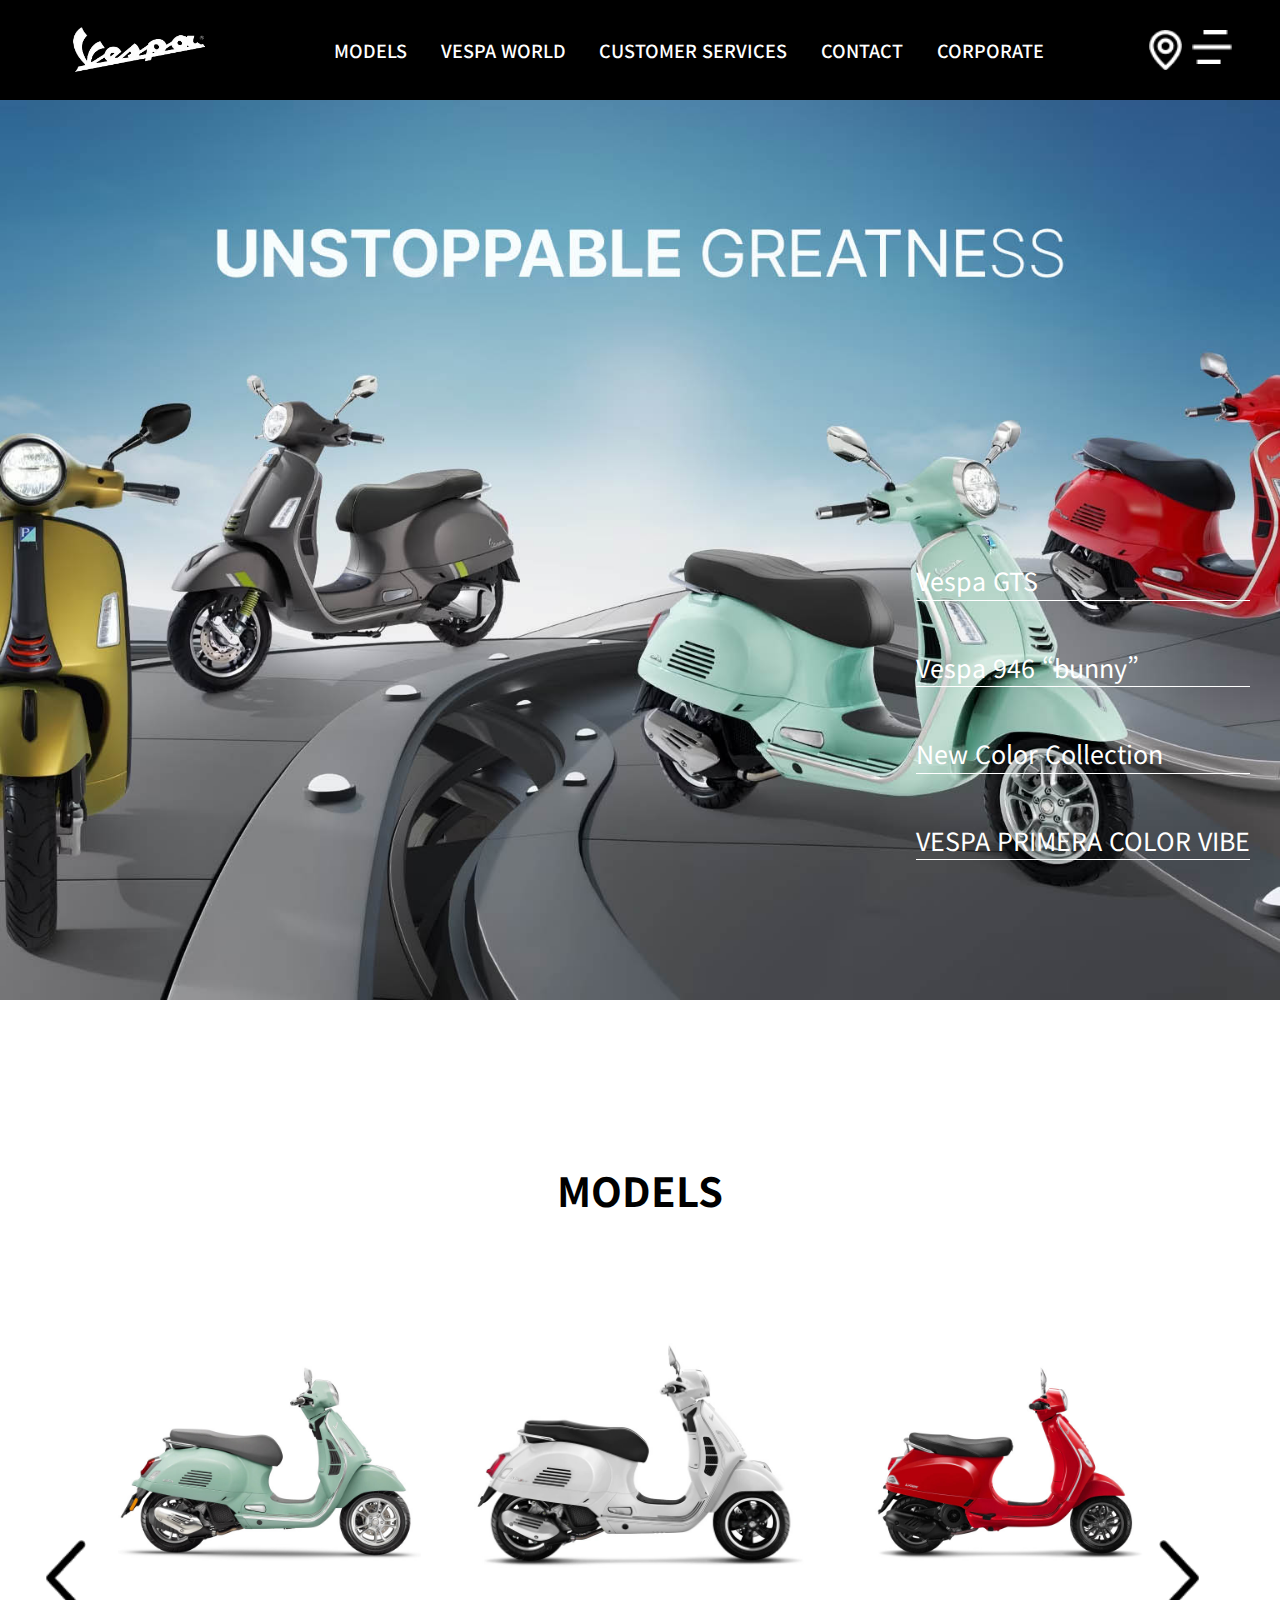
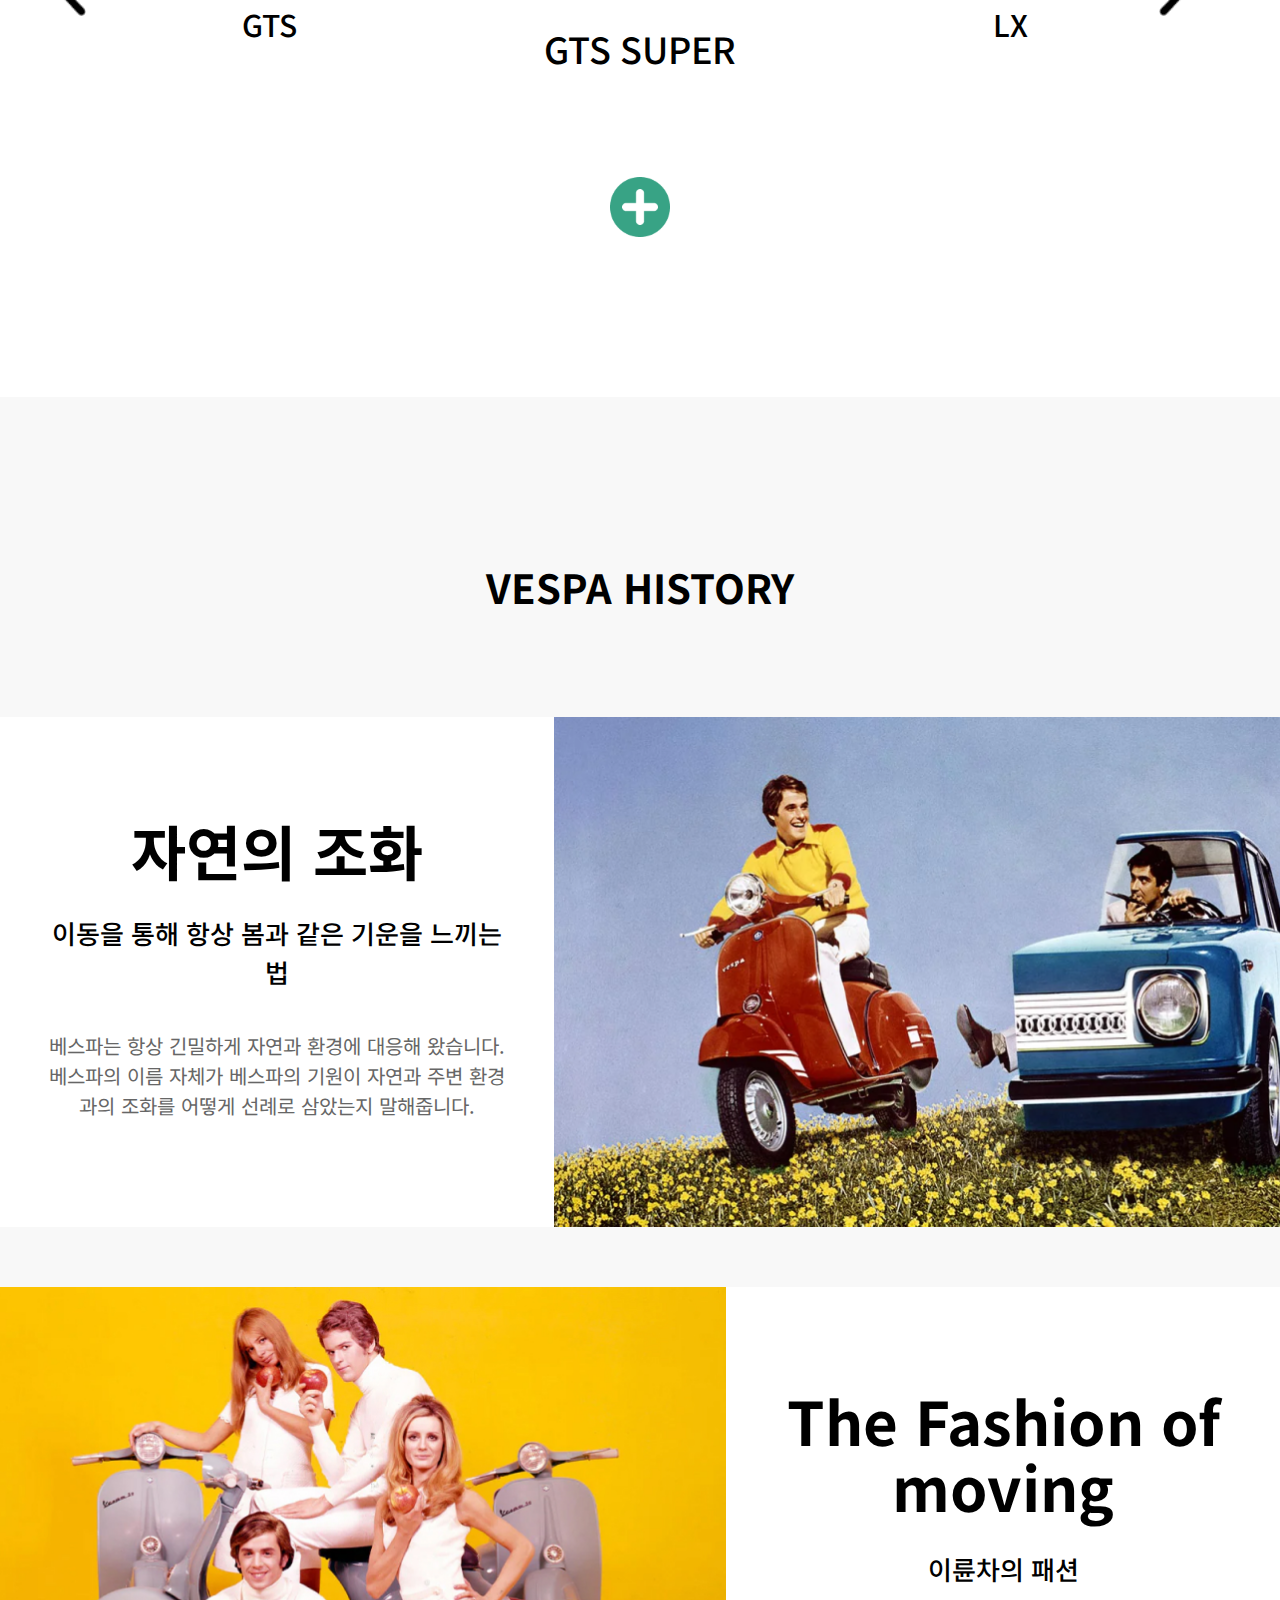
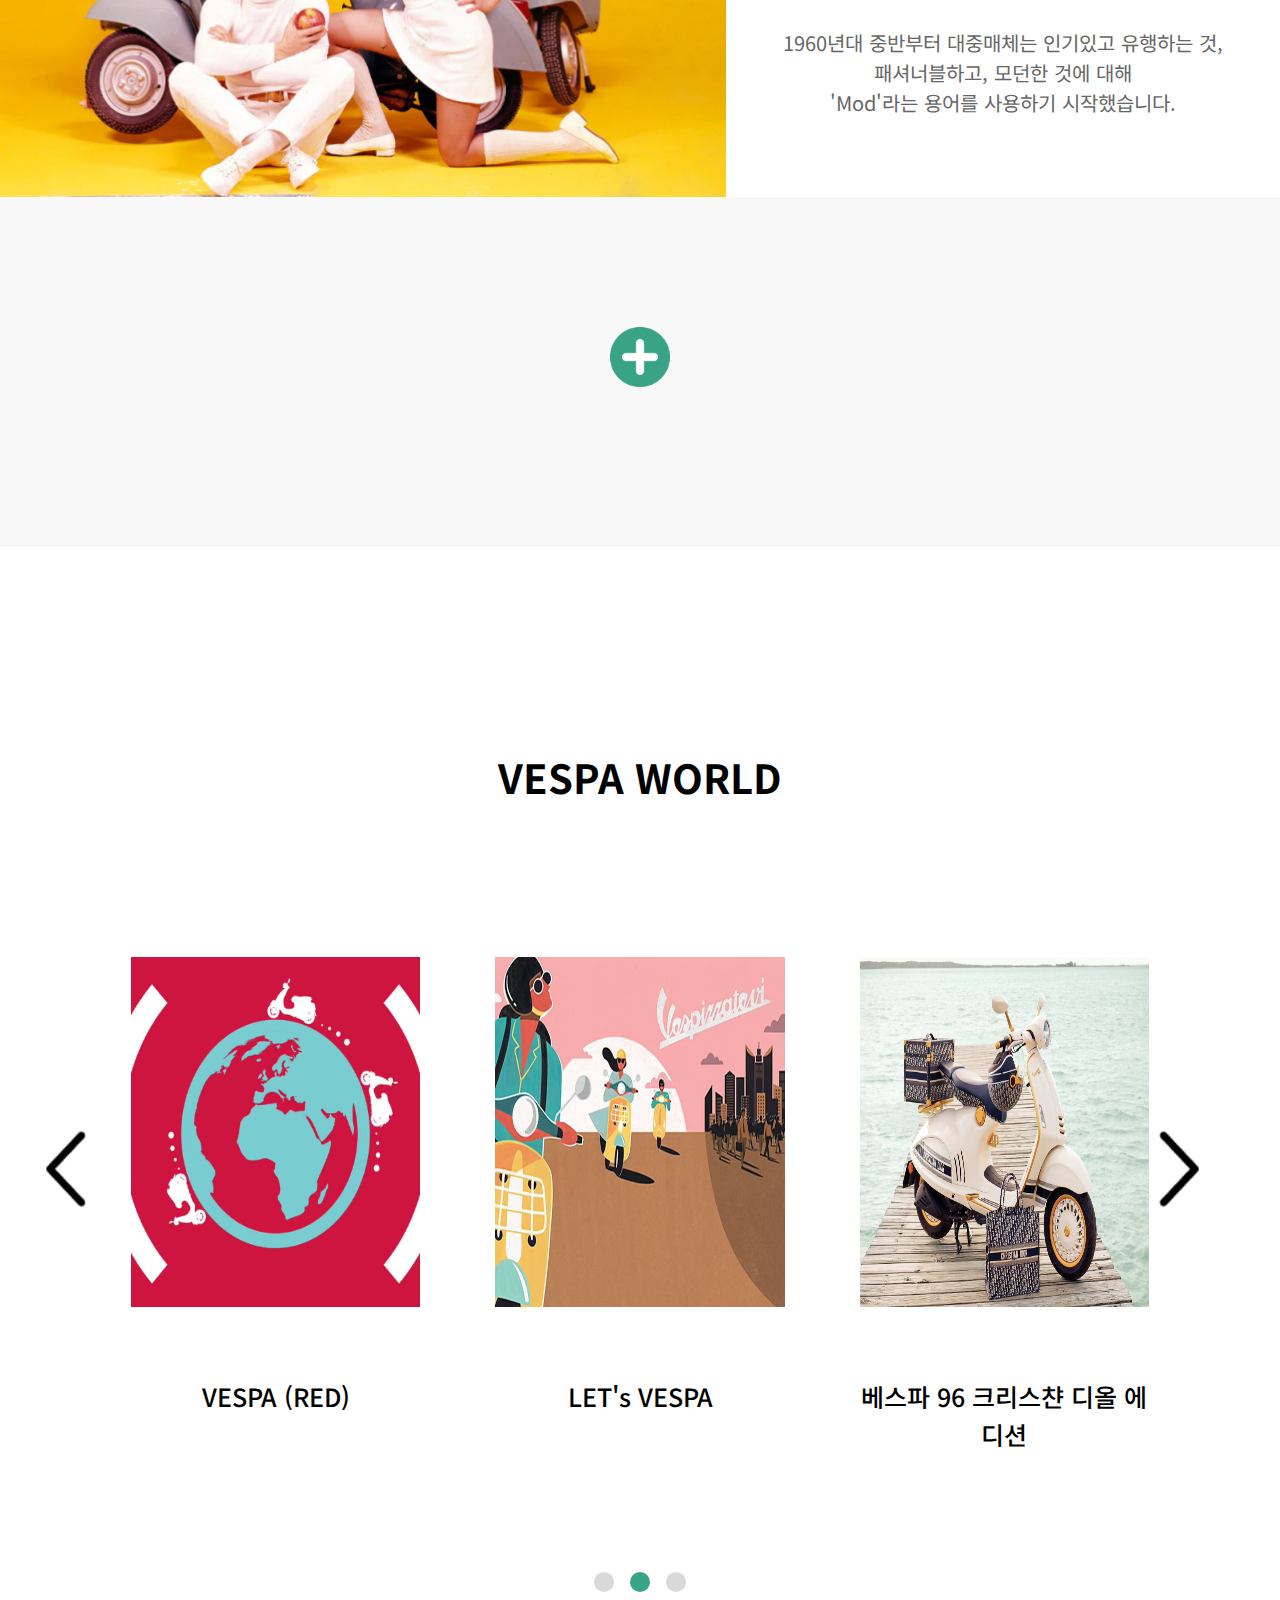
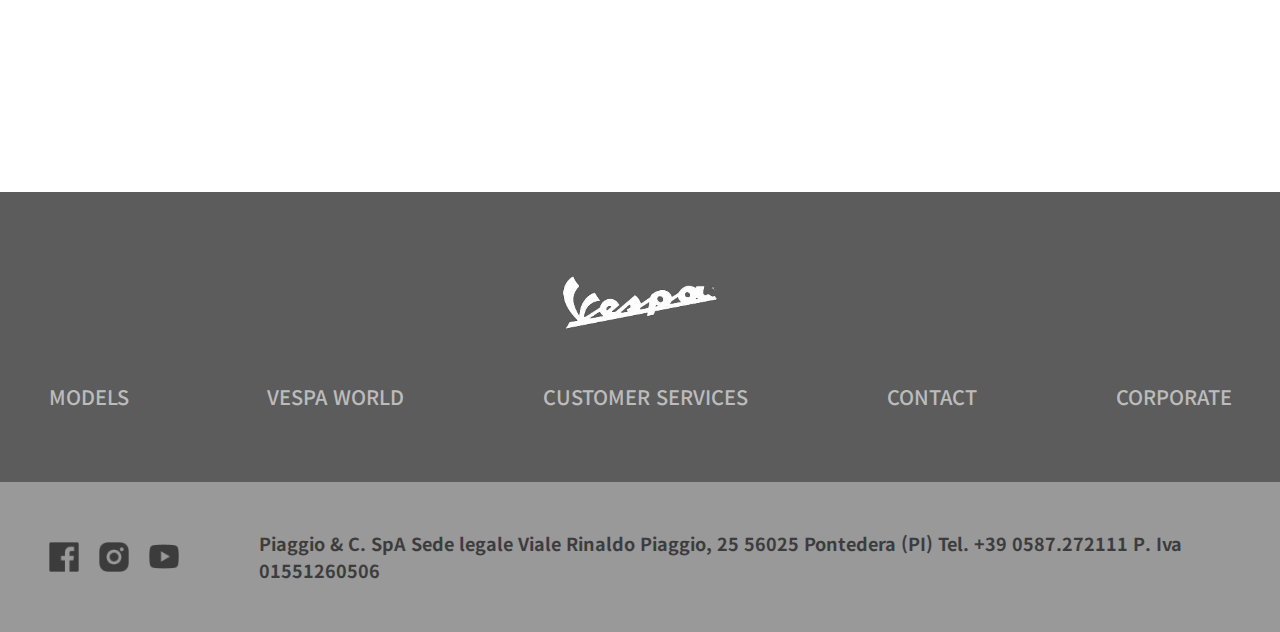
<file: index.html>
<!DOCTYPE html>
<html lang="ko">
  <head>
    <meta charset="UTF-8" />
    <meta name="viewport" content="width=device-width, initial-scale=1.0" />
    <title>Vespa</title>
    <link rel="shortcut icon" href="./img/VespaWhite.jpg" type="image/x-icon" />
    <link rel="stylesheet" href="./css/reset.css" />
    <link rel="stylesheet" href="./css/common.css" />
    <link rel="stylesheet" href="./css/main.css" />
    <script src="./js/jquery-3.7.1.min.js"></script>
    <script src="./js/script.js"></script>
  </head>
  <body>
    <a href="#container" class="skip hidden">본문 바로가기</a>
    <hr />
    <header id="header">
      <div class="inner">
        <nav>
          <h1 class="logo">
            <a href="./index.html"><i class="hidden">logo</i></a>
          </h1>
          <ul class="gnb">
            <li><a href="./sub.html">MODELS</a></li>
            <li><a href="#">VESPA WORLD</a></li>
            <li><a href="#">CUSTOMER SERVICES</a></li>
            <li><a href="#">CONTACT</a></li>
            <li><a href="#">CORPORATE</a></li>
          </ul>
          <div class="util">
            <a href="#" class="btn-dealer"><i class="hidden">dealer</i></a>
            <a href="#" class="btn-menu"><i class="hidden">menu</i></a>
          </div>
        </nav>
      </div>
    </header>

    <main id="container">
      <!-- s: visual -->
      <section class="visual">
        <div class="main-visual">
          <div class="visual-img">
            <figure>
              <picture>
                <source media="(max-width:750px)" srcset="./img/mobile-visual.jpg" />
                <source media="(max-width:1024px)" srcset="./img/tablet-visual.jpg" />
                <img src="./img/main-visual.jpg" alt="#" />
              </picture>
            </figure>
          </div>
          <div class="visual-title">
            <a href="#">Vespa GTS</a>
            <a href="#">Vespa 946 “bunny”</a>
            <a href="#">New Color Collection</a>
            <a href="#">VESPA PRIMERA COLOR VIBE</a>
          </div>
          <div class="control-1">
            <a class="on" href="#"></a>
            <a href="#"></a>
            <a href="#"></a>
            <a href="#"></a>
          </div>
        </div>
      </section>
      <!-- e: visual -->
      <hr />
      <!-- s: models -->
      <section class="models">
        <h2>MODELS</h2>
        <div class="model-list">
          <div class="item">
            <a href="#">
              <figure><img src="./img/GTS.jpg" alt="#" /></figure>
              <p>GTS</p>
            </a>
          </div>
          <div class="item">
            <a href="#">
              <figure><img src="./img/GTS SUPER.jpg" alt="#" /></figure>
              <p>GTS SUPER</p>
            </a>
          </div>
          <div class="item">
            <a href="#">
              <figure><img src="./img/LX.jpg" alt="#" /></figure>
              <p>LX</p>
            </a>
          </div>
        </div>
        <button class="btn btn-prev"><i class="hidden">이전</i></button>
        <button class="btn btn-next"><i class="hidden">다음 </i></button>
        <div class="inner">
          <a href="./sub.html" class="more-btn"><i class="hidden">더 보기</i></a>
        </div>
      </section>
      <!-- e: models -->

      <hr />
      <!-- s: history -->
      <section class="history">
        <div class="inner">
          <h3>VESPA HISTORY</h3>
          <div class="history-card">
            <ul>
              <li class="history1">
                <div>
                  <strong>자연의 조화</strong>
                  <p>이동을 통해 항상 봄과 같은 기운을 느끼는 법</p>
                  <p class="history-text">
                    베스파는 항상 긴밀하게 자연과 환경에 대응해 왔습니다. 베스파의 이름 자체가 베스파의 기원이 자연과
                    주변 환경과의 조화를 어떻게 선례로 삼았는지 말해줍니다.
                  </p>
                </div>
                <figure><img src="./img/Cover_anni70_1920x640.jpg" alt="#" /></figure>
              </li>
              <li class="history2">
                <figure><img src="./img/Cover_anni60_1920x640_2.jpg" alt="#" /></figure>
                <div>
                  <strong>The Fashion of moving</strong>
                  <p>이륜차의 패션</p>
                  <p class="history-text">
                    1960년대 중반부터 대중매체는 인기있고 유행하는 것,<br />
                    패셔너블하고, 모던한 것에 대해<br />
                    'Mod'라는 용어를 사용하기 시작했습니다.
                  </p>
                </div>
              </li>
            </ul>
          </div>
          <a href="#" class="more-btn"><i class="hidden">더 보기</i></a>
        </div>
      </section>
      <!-- e: history -->
      <hr />
      <!-- s: world -->
      <section class="vespa-world">
        <h4>VESPA WORLD</h4>
        <div class="world-card">
          <div class="card1">
            <a href="#">
              <figure><img src="./img/hero_red_1920x800.jpg" alt="#" /></figure>
              <p>VESPA (RED)</p>
            </a>
          </div>
          <div class="card2">
            <a href="#">
              <figure><img src="./img/vespizzatevi_900x675.jpg" alt="#" /></figure>
              <p>LET's VESPA</p>
            </a>
          </div>
          <div class="card3">
            <a href="#">
              <figure><img src="./img/dior_1700x1100-min.jpg" alt="#" /></figure>
              <p>베스파 96 크리스챤 디올 에디션</p>
            </a>
          </div>
          <button class="btn btn-prev"><i class="hidden">이전</i></button>
          <button class="btn btn-next"><i class="hidden">다음 </i></button>
        </div>
        <!-- 인디케이터 -->
        <div class="control-2">
          <a href="#"></a>
          <a class="on" href="#"></a>
          <a href="#"></a>
        </div>
      </section>
      <!-- e: world -->
      <hr />
    </main>
    <footer id="footer">
      <div class="foot-top">
        <div class="inner">
          <a href="#" class="logo"><i class="hidden">Vespa</i></a>
          <div class="foot-menu">
            <ul>
              <li><a href="#">MODELS</a></li>
              <li><a href="#">VESPA WORLD</a></li>
              <li><a href="#">CUSTOMER SERVICES</a></li>
              <li><a href="#">CONTACT</a></li>
              <li><a href="#">CORPORATE</a></li>
            </ul>
          </div>
        </div>
      </div>
      <div class="foot-bot">
        <div class="inner">
          <ul class="sns-list">
            <li>
              <a href="#" class="facebook"><i class="hidden">facebook</i></a>
            </li>
            <li>
              <a href="#" class="insta"><i class="hidden">instagram</i></a>
            </li>
            <li>
              <a href="#" class="youtube"><i class="hidden">youtube</i></a>
            </li>
          </ul>
          <p class="info">
            Piaggio & C. SpA Sede legale Viale Rinaldo Piaggio, 25 56025 Pontedera (PI) Tel. +39 0587.272111 P. Iva
            01551260506
          </p>
        </div>
      </div>
    </footer>
  </body>
</html>
</file>
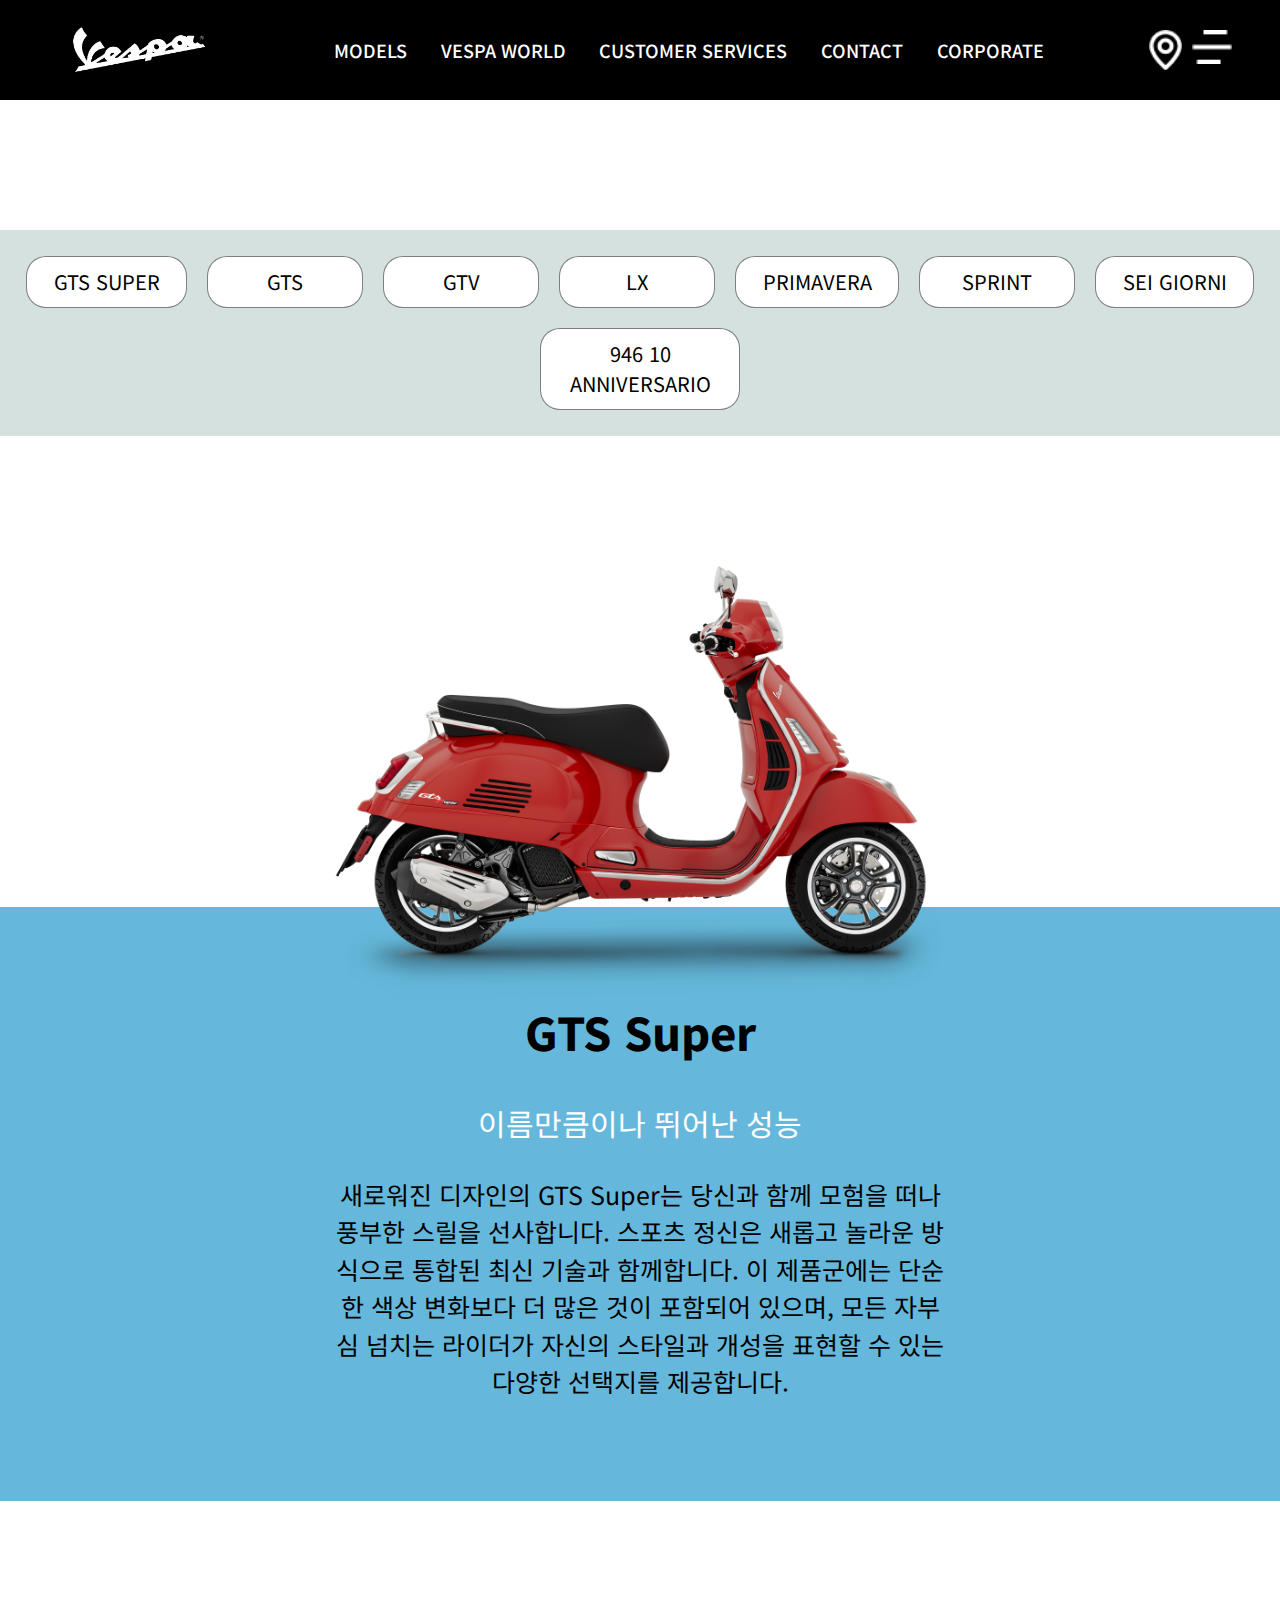
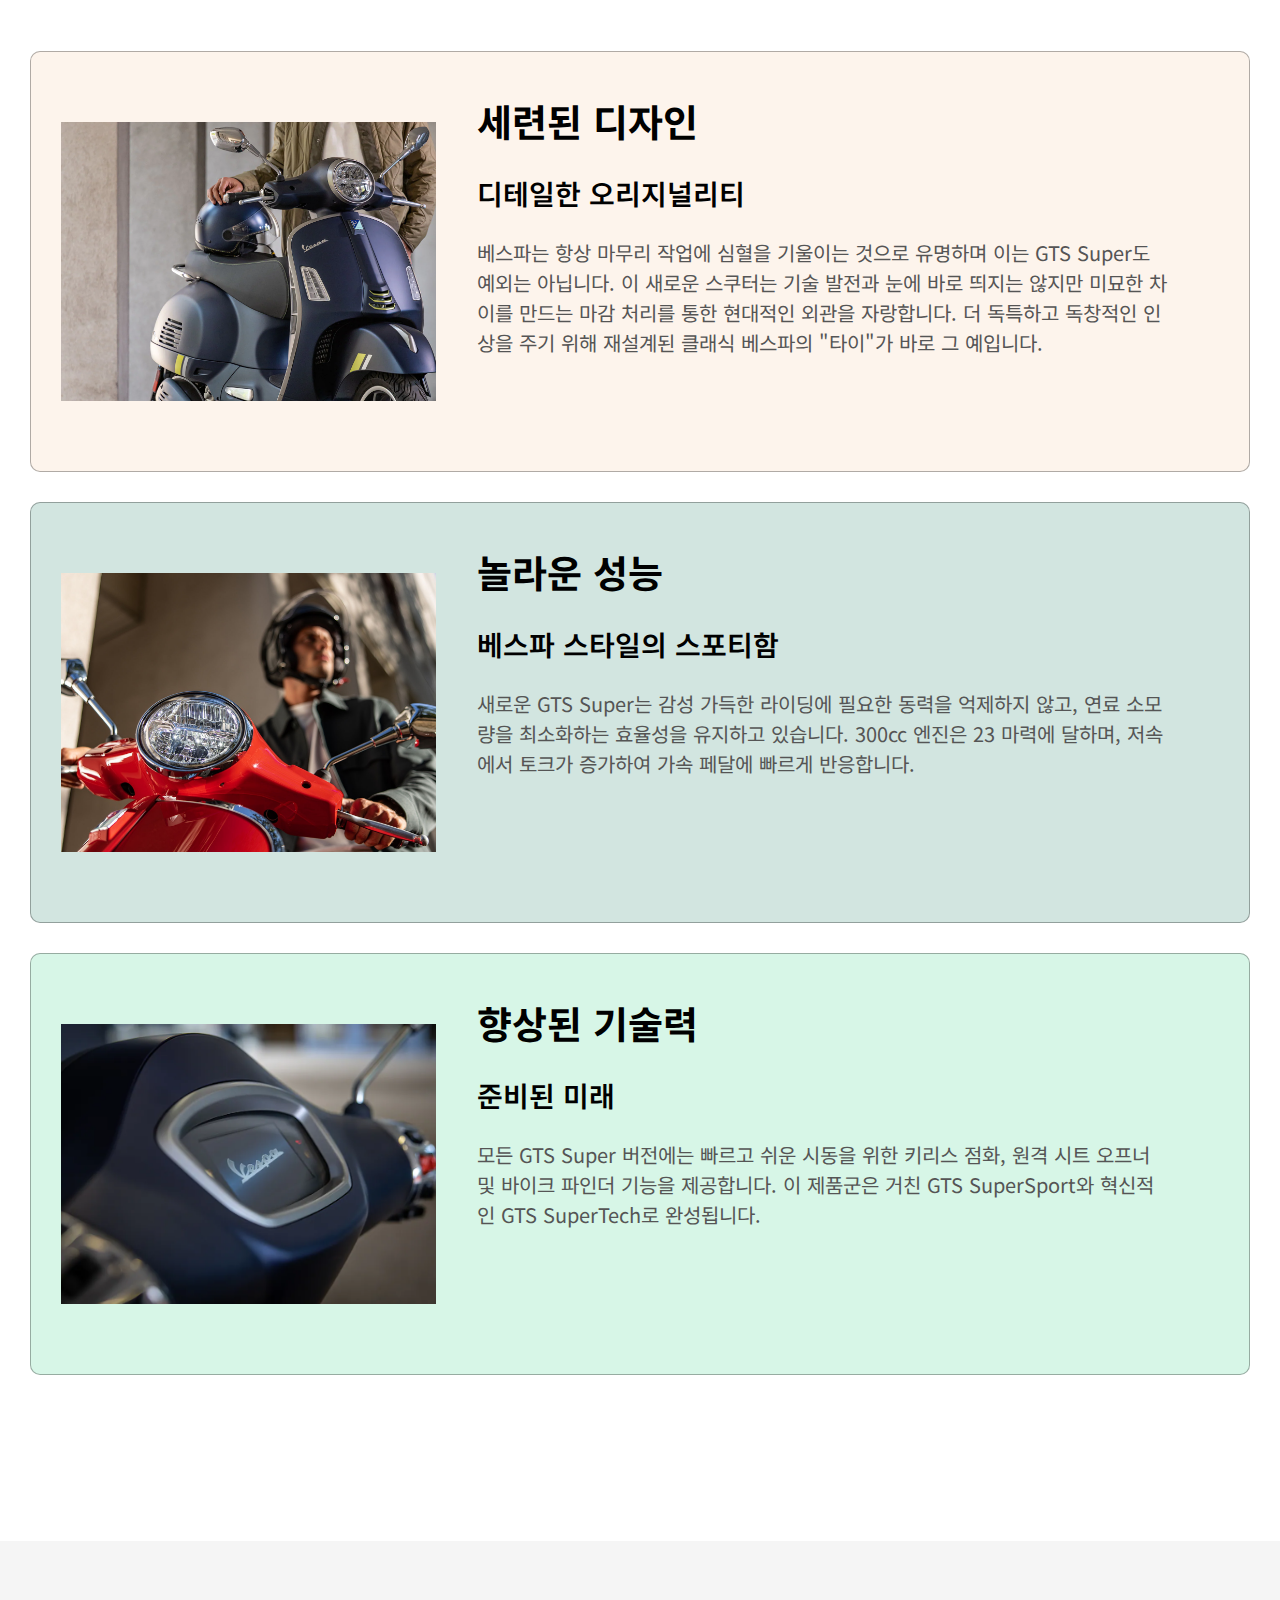
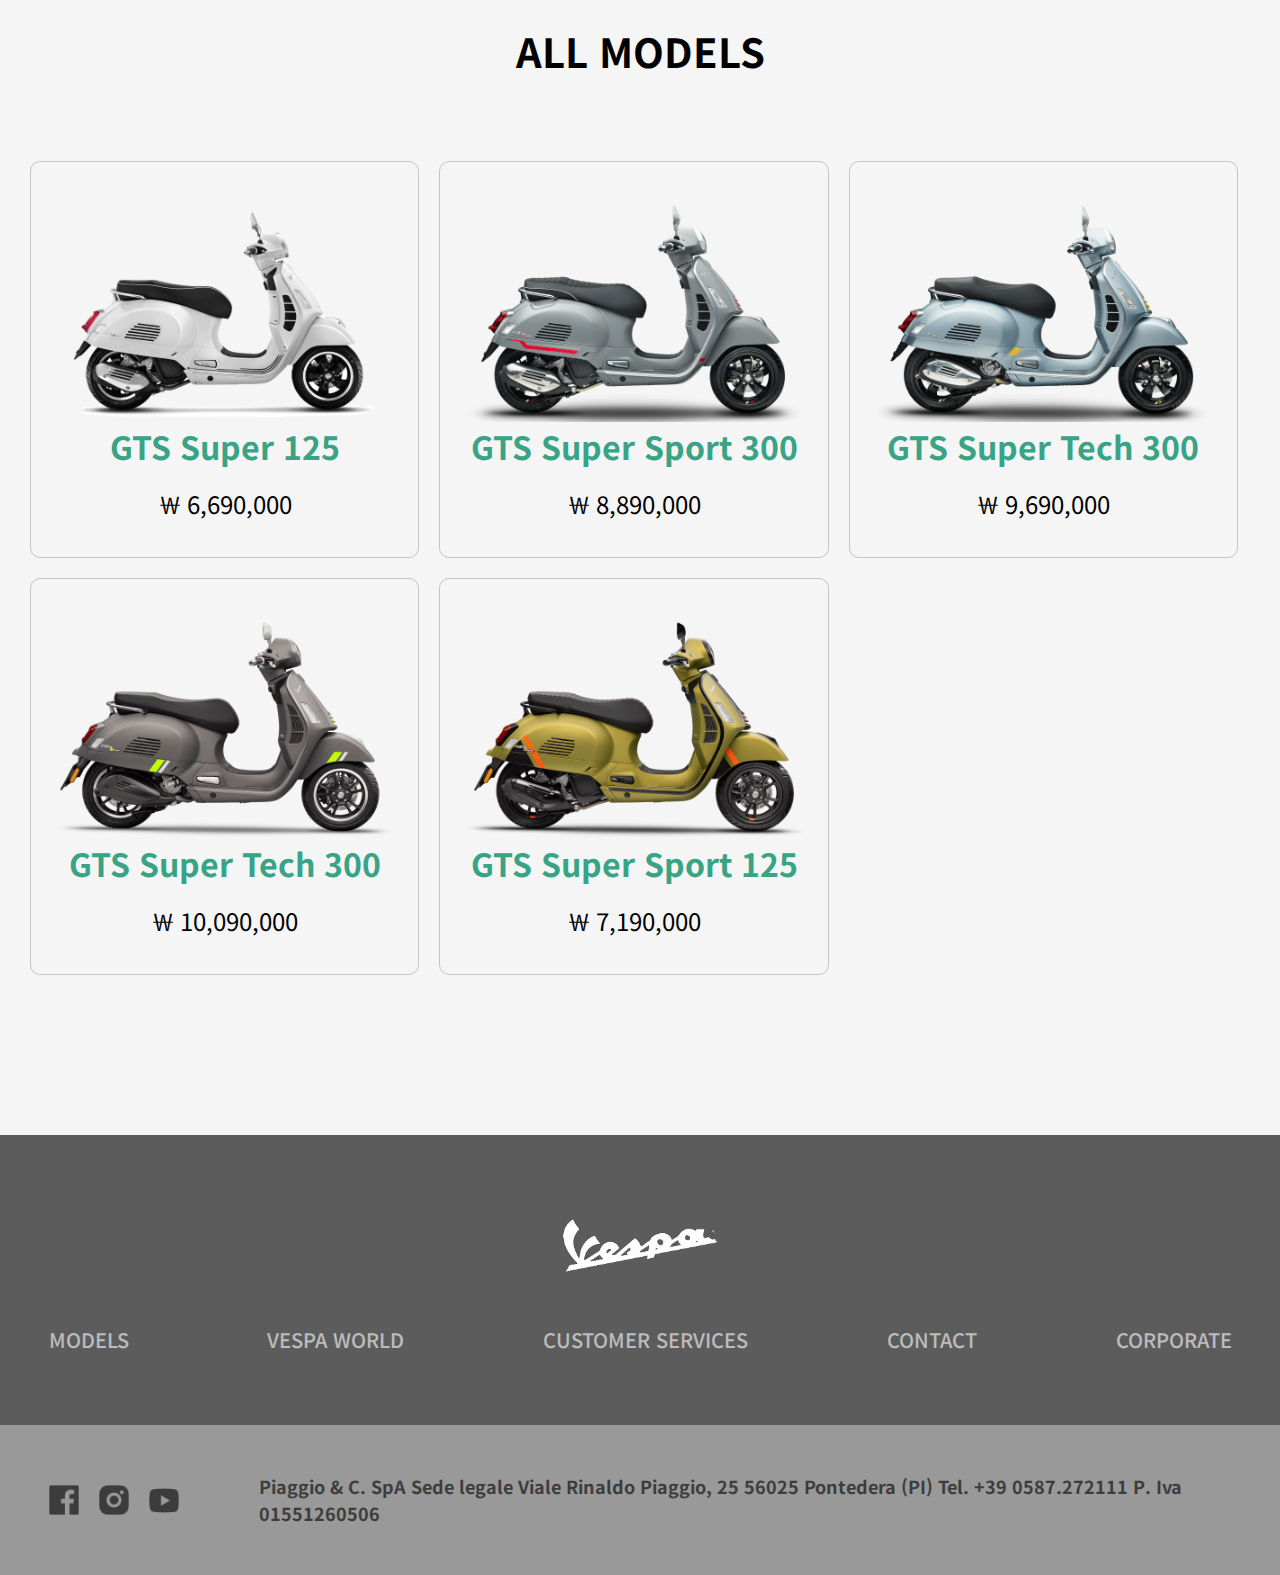
<file: sub.html>
<!DOCTYPE html>
<html lang="ko">
  <head>
    <meta charset="UTF-8" />
    <meta name="viewport" content="width=device-width, initial-scale=1.0" />
    <title>Models</title>
    <link rel="shortcut icon" href="./img/VespaWhite.jpg" type="image/x-icon" />
    <link rel="stylesheet" href="./css/reset.css" />
    <link rel="stylesheet" href="./css/common.css" />
    <link rel="stylesheet" href="./css/sub.css" />
    <script src="./js/jquery-3.7.1.min.js"></script>
    <script src="./js/script.js"></script>
  </head>
  <body>
    <header id="header">
      <div class="inner">
        <nav>
          <h1 class="logo">
            <a href="./index.html"><i class="hidden">logo</i></a>
          </h1>
          <ul class="gnb">
            <li><a href="./sub.html">MODELS</a></li>
            <li><a href="#">VESPA WORLD</a></li>
            <li><a href="#">CUSTOMER SERVICES</a></li>
            <li><a href="#">CONTACT</a></li>
            <li><a href="#">CORPORATE</a></li>
          </ul>
          <div class="util">
            <a href="#" class="btn-dealer"><i class="hidden">dealer</i></a>
            <a href="#" class="btn-menu"><i class="hidden">menu</i></a>
          </div>
        </nav>
      </div>
    </header>
    <hr />
    <main id="container">
      <!-- s: top menu -->
      <section class="sub-top">
        <div class="top-menu">
          <ul class="model-list">
            <li><a href="">GTS SUPER</a></li>
            <li><a href="">GTS</a></li>
            <li><a href="">GTV</a></li>
            <li><a href="">LX</a></li>
            <li><a href="">PRIMAVERA</a></li>
            <li><a href="">SPRINT</a></li>
            <li><a href="">SEI GIORNI</a></li>
            <li><a href="">946 10 ANNIVERSARIO</a></li>
          </ul>
        </div>
        <div class="model-visual">
          <figure><img src="./img/Vespa_GTS-Super_hotspot_3000x2000_1.png" alt="#" /></figure>
          <div class="model-info">
            <h1>GTS Super</h1>
            <strong>이름만큼이나 뛰어난 성능</strong>
            <p>
              새로워진 디자인의 GTS Super는 당신과 함께 모험을 떠나 풍부한 스릴을 선사합니다. 스포츠 정신은 새롭고
              놀라운 방식으로 통합된 최신 기술과 함께합니다. 이 제품군에는 단순한 색상 변화보다 더 많은 것이 포함되어
              있으며, 모든 자부심 넘치는 라이더가 자신의 스타일과 개성을 표현할 수 있는 다양한 선택지를 제공합니다.
            </p>
          </div>
        </div>
      </section>
      <!-- e: top menu -->
      <hr />
      <!-- s: spec -->
      <section class="spec">
        <div class="inner">
          <h2 class="hidden">model spec</h2>
          <div class="spec-list">
            <div class="specs spec1">
              <a href="#">
                <div class="spec-card">
                  <strong>세련된 디자인</strong>
                  <figure><img src="./img/model9.jpg" alt="#" /></figure>
                  <dl>
                    <dt>디테일한 오리지널리티</dt>
                    <dd>
                      베스파는 항상 마무리 작업에 심혈을 기울이는 것으로 유명하며 이는 GTS Super도 예외는 아닙니다. 이
                      새로운 스쿠터는 기술 발전과 눈에 바로 띄지는 않지만 미묘한 차이를 만드는 마감 처리를 통한 현대적인
                      외관을 자랑합니다. 더 독특하고 독창적인 인상을 주기 위해 재설계된 클래식 베스파의 "타이"가 바로 그
                      예입니다.
                    </dd>
                  </dl>
                </div>
              </a>
            </div>
            <div class="specs spec2">
              <a href="#">
                <div class="spec-card">
                  <strong>놀라운 성능</strong>
                  <figure><img src="./img/model4.jpg" alt="#" /></figure>
                  <dl>
                    <dt>베스파 스타일의 스포티함</dt>
                    <dd>
                      새로운 GTS Super는 감성 가득한 라이딩에 필요한 동력을 억제하지 않고, 연료 소모량을 최소화하는
                      효율성을 유지하고 있습니다. 300cc 엔진은 23 마력에 달하며, 저속에서 토크가 증가하여 가속 페달에
                      빠르게 반응합니다.
                    </dd>
                  </dl>
                </div>
              </a>
            </div>
            <div class="specs spec3">
              <a href="#">
                <div class="spec-card">
                  <strong>향상된 기술력</strong>
                  <figure><img src="./img/spec3.jpg" alt="#" /></figure>
                  <dl>
                    <dt>준비된 미래</dt>
                    <dd>
                      모든 GTS Super 버전에는 빠르고 쉬운 시동을 위한 키리스 점화, 원격 시트 오프너 및 바이크 파인더
                      기능을 제공합니다. 이 제품군은 거친 GTS SuperSport와 혁신적인 GTS SuperTech로 완성됩니다.
                    </dd>
                  </dl>
                </div>
              </a>
            </div>
          </div>
        </div>
      </section>
      <!-- e: spec -->
      <hr />
      <section class="all-models">
        <div class="inner">
          <h3>ALL MODELS</h3>
          <ul>
            <li>
              <a href="#">
                <figure><img src="./img/models/gts-super-125.png" alt="#" /></figure>
                <dl>
                  <dt>GTS Super 125</dt>
                  <dd>￦ 6,690,000</dd>
                </dl>
              </a>
            </li>
            <li>
              <a href="#">
                <figure><img src="./img/models/gts-super-sport-300.jpg" alt="#" /></figure>
                <dl>
                  <dt>GTS Super Sport 300</dt>
                  <dd>￦ 8,890,000</dd>
                </dl>
              </a>
            </li>
            <li>
              <a href="#">
                <figure><img src="./img/models/gts-super-tech-300.jpg" alt="#" /></figure>
                <dl>
                  <dt>GTS Super Tech 300</dt>
                  <dd>￦ 9,690,000</dd>
                </dl>
              </a>
            </li>
            <li>
              <a href="#">
                <figure><img src="./img/models/gts-super-tech-300-2.jpg" alt="#" /></figure>
                <dl>
                  <dt>GTS Super Tech 300</dt>
                  <dd>￦ 10,090,000</dd>
                </dl>
              </a>
            </li>
            <li>
              <a href="#">
                <figure><img src="./img/models/gts-super-sport-125.jpg" alt="#" /></figure>
                <dl>
                  <dt>GTS Super Sport 125</dt>
                  <dd>￦ 7,190,000</dd>
                </dl>
              </a>
            </li>
          </ul>
        </div>
      </section>
      <hr />
    </main>
    <footer id="footer">
      <div class="foot-top">
        <div class="inner">
          <a href="#" class="logo"><i class="hidden">Vespa</i></a>
          <div class="foot-menu">
            <ul>
              <li><a href="#">MODELS</a></li>
              <li><a href="#">VESPA WORLD</a></li>
              <li><a href="#">CUSTOMER SERVICES</a></li>
              <li><a href="#">CONTACT</a></li>
              <li><a href="#">CORPORATE</a></li>
            </ul>
          </div>
        </div>
      </div>
      <div class="foot-bot">
        <div class="inner">
          <ul class="sns-list">
            <li>
              <a href="#" class="facebook"><i class="hidden">facebook</i></a>
            </li>
            <li>
              <a href="#" class="insta"><i class="hidden">instagram</i></a>
            </li>
            <li>
              <a href="#" class="youtube"><i class="hidden">youtube</i></a>
            </li>
          </ul>
          <p class="info">
            Piaggio & C. SpA Sede legale Viale Rinaldo Piaggio, 25 56025 Pontedera (PI) Tel. +39 0587.272111 P. Iva
            01551260506
          </p>
        </div>
      </div>
    </footer>
  </body>
</html>
</file>
<file: css/common.css>
@charset 'utf-8';

@import url("https://fonts.googleapis.com/css2?family=Jost:wght@400;500;700&family=Noto+Sans+KR:wght@400;500;700&display=swap");

* {
}
:root {
  --main-color: #38a385;
}

html {
  font-size: 62.5%; /* 1rem = 10px */
}

body {
  font: 2rem/1.5 "Noto Sans KR", sans-serif;
  /* overflow-x: hidden; */ /* ovxh */
}

a {
  text-decoration: none;
  color: inherit;
}
a:hover {
  text-decoration: none;
  color: var(--main-color);
}

hr,
.hidden {
  position: absolute;
  margin: -1px;
  width: 1px;
  height: 1px;
  overflow: hidden;
  clip: rect(0, 0, 0, 0);
}

::selection {
  background: var(--main-color);
  color: #fff;
}

img {
  max-width: 100%;
}

button,
label {
  cursor: pointer; /* cup */
}

.inner {
  width: 141rem;
  margin: 0 auto;
  /* background: rgba(255, 255, 0, 0.15); */
  /* position: relative; */
  height: 100%;
  width: 73.4375%;
}

#header {
  background: #000;
  height: 10rem;
}

#header .inner {
  width: 90%;
}
nav {
  /* background: #f55; */
  display: flex;
  height: 100%;
  justify-content: space-between;
}

.logo {
  display: flex;
  align-items: center;
}

.logo a {
  width: 18rem;
  height: 100%;
  background: url(../img/VespaWhite1.png) no-repeat 0 50% / contain;
}
nav .gnb {
  font-size: 2rem;
  font-weight: 500;
  width: 120rem;
  width: 78.8436%;
  width: 60%;
  display: flex;
  justify-content: space-between;
  /* gap: 10rem; */
  align-items: center;
  color: #fff;
}
nav .util {
  display: flex;
  align-items: center;

  justify-content: space-between;

  width: 6.9444%;
}

.btn-dealer {
  width: 4rem;
  height: 4rem;
  background: url(../img/dealer.png) no-repeat 0 0 / contain;
}
.btn-menu {
  width: 4rem;
  height: 4rem;
  background: url(../img/menu-bar.png) no-repeat 0 0 / contain;
}
.btn-dealer:hover {
  background: url(../img/dealer2.png) no-repeat 0 0 / contain;
}
.btn-menu:hover {
  background: url(../img/menu-bar2.png) no-repeat 0 0 / contain;
}

#footer {
  color: rgba(255, 255, 255, 0.6);
  background: #5c5c5c;
}

.foot-top {
  /* padding-top: 5rem;
  padding-bottom: 16rem; */
  padding: 7rem 0;
}
.foot-top .logo {
  width: 21rem;

  height: 8rem;
  background: url(../img/VespaWhite1.png) no-repeat 0 0 / cover;
  display: block;
  margin: 0 auto;
}
.foot-menu ul {
  /* color: var(--main-color); */
  display: flex;
  justify-content: space-between;
  /* gap: 10rem; */
  font-weight: 500;
  font-size: 2rem;
  margin-top: 4rem;
}

.foot-bot {
  background: #999999;
  padding: 4.8rem 0;
}
.foot-bot .inner {
  display: flex;
  /* justify-content: space-between; */
  gap: 8rem;
  opacity: 0.6;
}
.sns-list {
  display: flex;
  justify-content: center;
  gap: 2rem;
  align-items: center;
  /* width: 12.766%; */
  /* width: 15rem; */
}
.sns-list li {
  width: 3rem;
  height: 3rem;
}
.sns-list li a {
  display: block;
}

.sns-list li .facebook {
  /* width: 4rem;
  height: 4rem; */
  width: 100%;
  height: 100%;
  background: url(../img/feFacebook0.png) no-repeat 0 0 / cover;
}
.sns-list li .insta {
  /* width: 4rem;
  height: 4rem; */
  width: 100%;
  height: 100%;
  background: url(../img/insta.png) no-repeat 0 0 / cover;
}
.sns-list li .youtube {
  /* width: 4rem;
  height: 4rem; */
  width: 100%;
  height: 100%;
  background: url(../img/youtube.png) no-repeat 0 50% / contain;
}

.info {
  color: #000;
  font-weight: 700;
  font-size: 1.8rem;
  display: flex;
  align-items: center;
}

/* inner 크기에 맞춘 분기점 생성 */
@media (max-width: 1410px) {
  .inner,
  #header .inner {
    width: 92.4219%;
  }
  nav .gnb {
    width: 60%;
    font-size: 1.8rem;
  }
}

/* 태블릿버전 */
@media (max-width: 1024px) {
  .logo a {
    width: 14rem;
  }
  nav .gnb {
    width: 65%;
    font-size: 1.5rem;
  }
  .btn-dealer {
    width: 3rem;
    height: 3rem;
  }
  .btn-menu {
    width: 3rem;
    height: 3rem;
  }
  nav .util {
    gap: 2rem;
    width: 8rem;
  }
  .foot-menu ul {
    font-size: 1.5rem;
  }
  .sns-list {
    /*     width: 17rem; */
    width: 17.7725%;
  }
  .sns-list li {
    width: 2rem;
    height: 2rem;
  }

  .info {
    font-size: 1.2rem;
  }
}
/* 필요에 의한 분기 */
@media (max-width: 880px) {
  nav .gnb {
    width: 65%;
    font-size: 1.2rem;
  }
}

/* 필요에 의한 분기 */
@media (max-width: 750px) {
  nav .gnb {
    /* width: 65%;
    font-size: 1.2rem; */
    display: none;
  }
  nav .util {
    gap: 2rem;
    width: 8rem;
  }
  .btn-dealer {
    width: 3rem;
    height: 3rem;
  }
  .btn-menu {
    width: 3rem;
    height: 3rem;
  }
  .foot-top {
    padding: 7rem auto;
  }
  .foot-top .logo {
    width: 11rem;
    height: 5rem;
  }
  .foot-menu ul {
    display: block;
  }
  .foot-menu li {
    margin-top: 2rem;
  }
  .foot-bot .inner {
    flex-direction: column-reverse;
    align-items: center;
    gap: 2rem;
  }
  .info {
    text-align: center;
  }
  .sns-list {
    width: 11rem;
    align-items: center;
  }
  .sns-list li {
    width: 2rem;
    height: 2rem;
  }
}

/* 모바일버전 */
@media (max-width: 430px) {
  .logo a {
    width: 12rem;
  }
  nav .gnb {
    display: none;
  }
}
</file>
<file: css/main.css>
@charset 'utf-8';

.visual {
  height: 100vh;
}
.main-visual {
  position: relative;
  width: 100%;
  height: 100%;
}
.visual-img,
.visual-img figure {
  width: 100%;
  height: 100%;
}

.visual-img figure img {
  width: 100%;
  height: 100%;
  object-fit: cover;
  /* object-position: 0 0; */
}
.visual-title {
  position: absolute;
  bottom: 14rem;
  right: 3rem;
  /*  display: flex;
  flex-direction: column; */
  font-size: 2.5rem;
  color: #fff;
  /* gap: 4.8rem; */
}
.visual-title a {
  display: block;
  margin-top: 4.8rem;
  border-bottom: 1px solid #fff;
}
.visual-title a:hover {
  /* color: #000; */
  border-bottom: 1px solid #38a385;
}

.models {
  margin-top: 16rem;
  padding-bottom: 16rem;
  position: relative;
}

.models h2 {
  font-size: 4rem;
  font-weight: 700;
  text-align: center;
}

.model-list {
  margin-top: 14rem;
  display: flex;
  justify-content: center;
  gap: 6.8rem;
  position: relative;
}

.item {
  width: 45rem;
  width: 23.6593%;
}

.model-list div:nth-child(2) {
  transform: scale(1.2);
}

.model-list p {
  margin-top: 4rem;
  text-align: center;
  font-weight: 500;
  font-size: 3rem;
}

.btn {
  position: absolute;
  top: 50%;
  transform: translateY(-50%);
  width: 7.6rem;
  height: 7.6rem;
  background: #5f5;
}

.btn-prev {
  /* left: 5rem; */
  left: 3.546099290780142%;
  background: url(../img/arrow-left.png) no-repeat 0 50% / contain;
}
.btn-next {
  /* right: 5rem; */
  right: 3.546099290780142%;
  background: url(../img/arrow-right.png) no-repeat 0 50% / contain;
}

.more-btn {
  display: block;
  width: 6rem;
  height: 6rem;
  background: url(../img/more-button.png) no-repeat 0 0 / cover;
  margin: 0 auto;
  margin-top: 13rem;
  /* margin-bottom: 17rem; */
}

.history {
  background: #f8f8f8;
  padding-top: 16rem;
  padding-bottom: 16rem;
  text-align: center;
}

.history h3 {
  font-size: 4rem;
  font-weight: 700;
  text-align: center;
}

.history-card {
  margin-top: 10rem;
}
.history-card ul {
}

.history-card li {
  display: flex;
  width: 100%;
  /* border: 1px solid #000; */
}
.history2 {
  margin-top: 6rem;
}
.history-card li {
  height: 51rem;
}
.history-card div {
  width: 61rem;
  width: 43.2624%;
  background: #fff;
  padding: 0 4rem;
}
.history-card li strong {
  display: block;
  font-weight: 700;
  font-size: 6rem;
  margin-top: 10rem;
  line-height: 1.1;
}
.history-card li p {
  font-weight: 500;
  font-size: 2.6rem;
  margin-top: 3rem;
}

.history-card li .history-text {
  font-weight: 400;
  font-size: 2rem;
  margin-top: 4rem;
  color: #666;
  /* text-align: left; */
}
.history-card figure {
  width: 80rem;
  width: 56.7376%;
  height: 100%;
}
.history-card img {
  width: 100%;
  height: 100%;
  object-fit: cover;
}

.vespa-world {
  padding: 20rem 0 20rem;
  position: relative;
}

.vespa-world h4 {
  font-weight: 700;
  font-size: 4rem;
  text-align: center;
}

.world-card {
  display: flex;
  justify-content: center;
  margin-top: 15rem;
  gap: 7.5rem;
  /* position: relative; */
}

.world-card div {
  width: 43rem;
  width: 22.6078%;
  /* height: 50rem; */
}
/* .world-card div:nth-child(2) {
  transform: scale(1.2);
} */
.world-card figure {
  width: 100%;
  height: 81.9672%;
}
.world-card img {
  width: 100%;
  height: 35rem;
  /* height: 81.9672%; */
}
.world-card p {
  margin-top: 4rem;
  text-align: center;
  font-weight: 500;
  font-size: 2.5rem;
}

.control-2 {
  display: flex;
  gap: 1.6rem;
  justify-content: center;
  margin-top: 15rem;
}
.control-2 a {
  width: 2rem;
  height: 2rem;
  background: #d9d9d9;
  border-radius: 1.4rem;
}

.control-2 a.on {
  background: #38a385;
}

/* inner 크기에 맞춘 분기점 생성 */
@media (max-width: 1410px) {
  .history .inner {
    width: 100%;
  }
}

/* 태블릿버전 */
@media (max-width: 1024px) {
  #header {
    height: 8rem;
  }
  .visual {
    height: 80rem;
  }
  .visual-title {
    font-size: 1.8rem;
  }
  .models h2 {
    font-size: 3.5rem;
  }
  .model-list p {
    font-size: 2rem;
  }
  .btn {
    top: 40%;
    width: 4rem;
    height: 4rem;
  }
  .btn-prev {
    left: 2rem;
  }
  .btn-next {
    right: 2rem;
  }
  .more-btn {
    width: 5rem;
    height: 5rem;
  }

  .history h3 {
    font-size: 3.5rem;
  }
  .history-card li {
    height: 37.5rem;
  }
  .history-card div {
    width: 44.5rem;
    width: 43.457%;
    /* height: 37.5rem; */
  }
  .history-card figure {
    width: 57.7rem;
    width: 56.3477%;
    /* height: 37.5rem; */
  }
  .history-card li strong {
    font-size: 4rem;
    margin-top: 5rem;
  }
  .history-card li p {
    font-size: 2.2rem;
  }
  .history-card li .history-text {
    font-size: 1.7rem;
    margin-top: 4rem;
  }

  .vespa-world {
    padding: 15rem 0 20rem;
  }

  .vespa-world h4 {
    font-size: 3.5rem;
  }
  .world-card {
    /* width: 1000px; */
    flex-wrap: wrap;
    /* border: 1px solid #000; */
    justify-content: center;
    gap: 1rem;
  }
  .world-card div {
    width: 28rem;
    width: 27.3438%;
    gap: 1rem;
  }
  /* .world-card div:nth-child(2) {
    transform: scale(1);
  } */
  .world-card .btn {
    display: none;
  }
  .control-2 {
    display: none;
  }
  .world-card figure {
  }
  .world-card img {
    height: 81.9672%;
  }
  .world-card p {
    font-size: 2.1rem;
  }
}
/* 필요에 의한 분기 */
@media (max-width: 750px) {
  #header {
    height: 6rem;
  }
  .visual-title {
    display: none;
  }
  .control-1 {
    display: flex;
    gap: 2.3rem;
    justify-content: center;
    position: absolute;
    left: 50%;
    bottom: 3rem;
    transform: translateX(-50%);
  }
  .control-1 a {
    width: 2rem;
    height: 2rem;
    background: #d9d9d9;
    border-radius: 1.4rem;
  }

  .control-1 a.on {
    background: #38a385;
  }

  .history {
    padding-top: 11rem;
    padding-bottom: 11rem;
  }
  .history h3 {
    font-size: 3rem;
  }
  .history-card li {
    flex-direction: column; /* fxdc */
    height: auto;
  }
  .history-card li.history1 {
    flex-direction: column-reverse;
  }
  .history-card figure {
    width: 39rem;
    width: 100%;
  }
  .history-card div {
    width: 39rem;
    width: 100%;
    padding: 3.5rem 3rem;
  }
  .history-card li strong {
    font-size: 3rem;
  }

  .history-card li p {
    font-size: 1.8rem;
  }
  .history-card li .history-text {
    font-size: 1.5rem;
  }
  .world-card {
    gap: 5rem;
    flex-direction: column;
    align-items: center;
  }
  .world-card div {
    width: 50%;
  }
  .world-card img {
    width: 100%;
    height: 37.3333vw;
  }
}
/* 모바일버전 */
/* 430px 390px */
@media (max-width: 430px) {
  .visual {
    height: auto;
  }
  .visual-title {
    display: none;
  }
  .models h2 {
    font-size: 3rem;
  }

  .model-list {
    margin-top: 0rem;
    /* overflow: hidden; */

    gap: 1rem;
  }

  .item {
    width: 19rem;
    margin-top: 10rem;
  }
  .model-list div:nth-child(2) {
    transform: scale(1);
  }
  .btn {
    display: none;
  }
  .more-btn {
    width: 4rem;
    height: 4rem;
    margin-top: 8rem;
  }
  .control-1 {
    display: flex;
    gap: 2.3rem;
    justify-content: center;
    position: absolute;
    left: 50%;
    bottom: 3rem;
    transform: translateX(-50%);
  }
  .control-1 a {
    width: 2rem;
    height: 2rem;
    background: #d9d9d9;
    border-radius: 1.4rem;
  }

  .control-1 a.on {
    background: #38a385;
  }

  .vespa-world {
    padding: 11rem 0 11rem;
  }
  .vespa-world h4 {
    font-size: 3rem;
  }
  .world-card {
    margin-top: 7rem;
    gap: 4rem;
  }
  .world-card div:nth-child(2) {
    transform: scale(1);
  }
  .world-card div {
  }
  .world-card p {
    margin-top: 2rem;
    font-size: 1.5rem;
  }
  .world-card img {
  }
}
</file>
<file: css/sub.css>
@charset 'utf-8';

.top-menu {
  margin-top: 13rem;
}
.model-list {
  background: #d4e1de;
  display: flex;
  flex-wrap: wrap;
  justify-content: center;
  gap: 2rem;
  padding: 2.6rem;
  text-align: center;
}
.model-list li {
  border: 1px solid rgba(0, 0, 0, 0.5);
  border-radius: 2rem;
  background: #fff;
  flex: 1 1 auto;
  flex-grow: ;
  flex-basis: ;
  flex-shrink: ;
  min-width: 156px;
  max-width: 200px;
  display: flex;
  align-items: center;
  justify-content: center;
}

.model-list li a {
  display: block;
  padding: 1rem 2rem;
}

.model-visual {
  margin-top: 16rem;
  margin-top: 8.3333vw;
  /* height: 118rem; */
  background: #ff5;
  padding-bottom: 15rem;
  padding-bottom: 7.8125vw;
  background: rgb(101, 184, 219);
  background: linear-gradient(
    0deg,
    rgba(101, 184, 219, 1) 0%,
    rgba(101, 184, 219, 1) 62%,
    rgba(255, 255, 255, 1) 62%,
    rgba(255, 255, 255, 1) 100%
  );
}

.model-visual figure {
  text-align: center;
}

.model-visual img {
  width: 102.5rem;
  width: 53.3854%;
}

.model-info {
  /* background: #65b8db; */
  text-align: center;
  width: 100%;
}
.model-info h1 {
  font-weight: 800;
  font-size: 4.5rem;
}
.model-info strong {
  display: block;
  font-size: 3rem;
  color: #fff;
  font-weight: 400;
  margin-top: 3.5rem;
}

.model-info p {
  width: 93rem;
  width: 48.4375%;
  font-size: 2.5rem;
  font-weight: 400;
  margin: 3rem auto 0;
  text-align: center;
}
.spec .inner {
  width: 95.3125%;
}
.spec-list {
  display: flex;
  justify-content: center;
  gap: 3rem;
  margin-top: 15rem;
}
.specs {
  border: 1px solid rgba(0, 0, 0, 0.3);
  border-radius: 1rem;
  width: 59rem;
  width: 30.7292%;
  /* height: 78rem; */
  text-align: center;
  padding: 4rem 3rem;
}
.spec-card strong {
  font-size: 4.2rem;
  font-weight: 700;
}
.spec-card figure {
  margin: 3rem 0 3rem;
  width: 100%;
  aspect-ratio: 1/0.7450980392156863;
}
.spec-card img {
  width: 100%;
  height: 100%;
  object-fit: cover;
}
.spec-card dt {
  font-weight: 600;
  font-size: 3rem;
}
.spec-card dd {
  margin-top: 2.4rem;
  font-weight: 400;
  font-size: 2rem;
  color: #555;
  padding: 0 2rem;
}
.spec1 {
  background: #fdf4ec;
}
.spec2 {
  background: #d2e5e0;
}
.spec3 {
  background: #d7f6e7;
}
.all-models {
  background: #f5f5f5;
  padding: 12rem 0 24rem;
  padding: 6.25vw 0 12.5vw;
  margin-top: 25rem;
  margin-top: 13.0208%;
}
.all-models .inner {
  width: 95.3125%;
}
.all-models h3 {
  font-weight: 700;
  font-size: 4rem;
  text-align: center;
}
.all-models ul {
  display: flex;
  gap: 2rem;
  flex-wrap: wrap;
  margin-top: 8rem;
}
.all-models li {
  border: 1px solid rgba(0, 0, 0, 0.2);
  border-radius: 1rem;
  /* width: 45rem; */
  width: 31.9149%;
  padding: 3.5rem 2.5rem;
}
.all-models figure {
  width: 40rem;
  width: 100%;
  display: flex;
  align-items: center;
}

.all-models img {
}

.all-models dl {
  text-align: center;
}
.all-models dt {
  color: var(--main-color);
  font-weight: 700;
  font-size: 3.2rem;
}

.all-models dd {
  font-size: 2.4rem;
  margin-top: 1.6rem;
}

/* inner 크기에 맞춘 분기점 생성 */
@media (max-width: 1410px) {
  .history .inner {
    width: 100%;
  }
  .spec-list {
    flex-direction: column;
  }
  .specs {
    width: 100%;
  }
  .spec-card {
    display: flex;
    position: relative;
    gap: 8rem;
  }
  .spec-card strong {
    position: absolute;
    left: 46rem;
    left: 35.8814%;
    font-size: 3.8rem;
  }
  .spec-card dl {
    position: absolute;
    width: 60%;
    top: 8rem;
    left: 46rem;
    left: 35.8814%;

    text-align: left;
  }
  .spec-card dt {
    font-size: 2.8rem;
  }
  .spec-card dd {
    padding: 0;
  }
  .spec-card figure {
    width: 32.3713%;
  }
}
/* 태블릿버전 */
@media (max-width: 1024px) {
  .inner {
    width: 84.4rem;
    width: 82.4219%;
  }
  .top-menu {
    margin-top: 9.5rem;
  }
  .model-visual {
  }
  .model-visual figure {
  }
  .model-info {
  }
  .model-info h1 {
    font-size: 4.2rem;
  }
  .model-info strong {
    font-size: 2.7rem;
  }
  .model-info p {
    font-size: 2.2rem;
    width: 84.4rem;
    width: 82.4219%;
  }

  .spec .inner {
    width: 90%;
  }
  .spec-list {
    flex-wrap: wrap;
  }
  .specs {
    flex-grow: 1;
    flex-shrink: 1;
    flex-basis: 40%;
    min-width: 40rem;
    padding: 6rem 3rem;
  }

  .spec-card {
    gap: 4rem;
  }
  .spec-card strong {
    font-size: 3.8rem;
    left: 50%;
  }

  .spec-card figure {
    width: 45%;
    /* height: 37.1094vw; */
    /* margin: 5rem auto; */
  }
  .spec-card dl {
    /* padding-top: 12rem; */
    text-align: left;
    width: 50%;
    top: 8rem;
    top: 23.0548%;
    left: 46rem;
    left: 50%;
  }
  .spec-card dt {
    font-size: 2.5rem;
  }

  .spec-card dd {
    margin: 0 auto;
    margin-top: 2.4rem;
    font-size: 1.7rem;
  }
  .all-models {
    padding: 12rem 0 24rem;
    padding: 11.71875% 0 23.4375%;
  }

  .all-models .inner {
    width: 90%;
  }

  .all-models ul {
    gap: 2rem;
  }
  .all-models li {
    width: 40rem;
    width: 47.3934%;
    flex-grow: 1;
    flex-shrink: 1;
    flex-basis: 30%;
    min-width: 29rem;
  }
  .all-models figure {
  }
  .all-models img {
  }
  .all-models dl {
  }
  .all-models dt {
    font-size: 3rem;
  }
  .all-models dd {
    font-size: 2rem;
  }
}
/* 필요에 의한 분기 */
@media (max-width: 750px) {
  .spec-card {
    display: block;
  }
  .spec-card figure {
    width: 100%;
  }
  .spec-card strong {
    position: static;
  }
  .spec-card dl {
    position: static;
    text-align: center;
    width: 100%;
    padding-top: 0rem;
  }
}
/* 모바일버전 */
/* 430px 390px */
@media (max-width: 430px) {
  .inner {
    width: 33rem;
    width: 76.7442%;
  }
  .top-menu {
    margin-top: 7rem;
  }
  .model-list {
    gap: 1.5rem;
  }
  .model-list li {
    width: 11rem;
    height: 4rem;
    font-size: 1.3rem;
  }
  .model-visual {
    margin-top: 13rem;
    margin-top: 30.2326vw;
    background: linear-gradient(
      0deg,
      rgba(101, 184, 219, 1) 0%,
      rgba(101, 184, 219, 1) 70%,
      rgba(255, 255, 255, 1) 70%,
      rgba(255, 255, 255, 1) 100%
    );
    padding-bottom: 7rem;
  }
  .model-visual img {
    width: 34rem;
    width: 79.0698%;
  }
  .model-info {
  }
  .model-info h1 {
    font-size: 3rem;
  }
  .model-info strong {
    font-size: 2.2rem;
  }
  .model-info p {
    font-size: 1.6rem;
  }
  .spec-list {
    margin-top: 10rem;
    margin-top: 23.2558vw;
    gap: 0;
  }
  .specs {
    width: 100%;
    border: 0;
    border-radius: 0;
    min-width: 35rem;
  }
  .spec-card strong {
    font-size: 3rem;
  }
  .spec-card figure {
    width: 33rem;
    width: 85.2713%;
    width: 100%;
    height: auto;
    /* height: 23rem;
    height: 53.4884vw; */
  }
  .spec-card dt {
    font-size: 2.5rem;
  }
  .spec-card dd {
    font-size: 1.5rem;
    width: 100%;
  }
  .all-models {
    margin-top: 10rem;
    margin-top: 23.2558vw;
  }
  .all-models .inner {
    width: 80%;
  }
  .all-models h3 {
    font-size: 3rem;
  }
  .all-models ul {
    gap: 2rem;
    justify-content: space-between;
    margin-top: 5rem;
  }
  .all-models li {
    padding: 2rem 1rem;
    width: 100%;
    flex-grow: 1;
    flex-shrink: 1;
    flex-basis: 80%;
  }
  .all-models figure {
    width: 100%;
    height: 21rem;
    height: 48.8372vw;
  }
  .all-models dl {
    margin-top: 2rem;
  }
  .all-models dt {
    font-size: 2rem;
  }
  .all-models dd {
    font-size: 1.5rem;
    margin-top: 1rem;
  }
}
</file>
